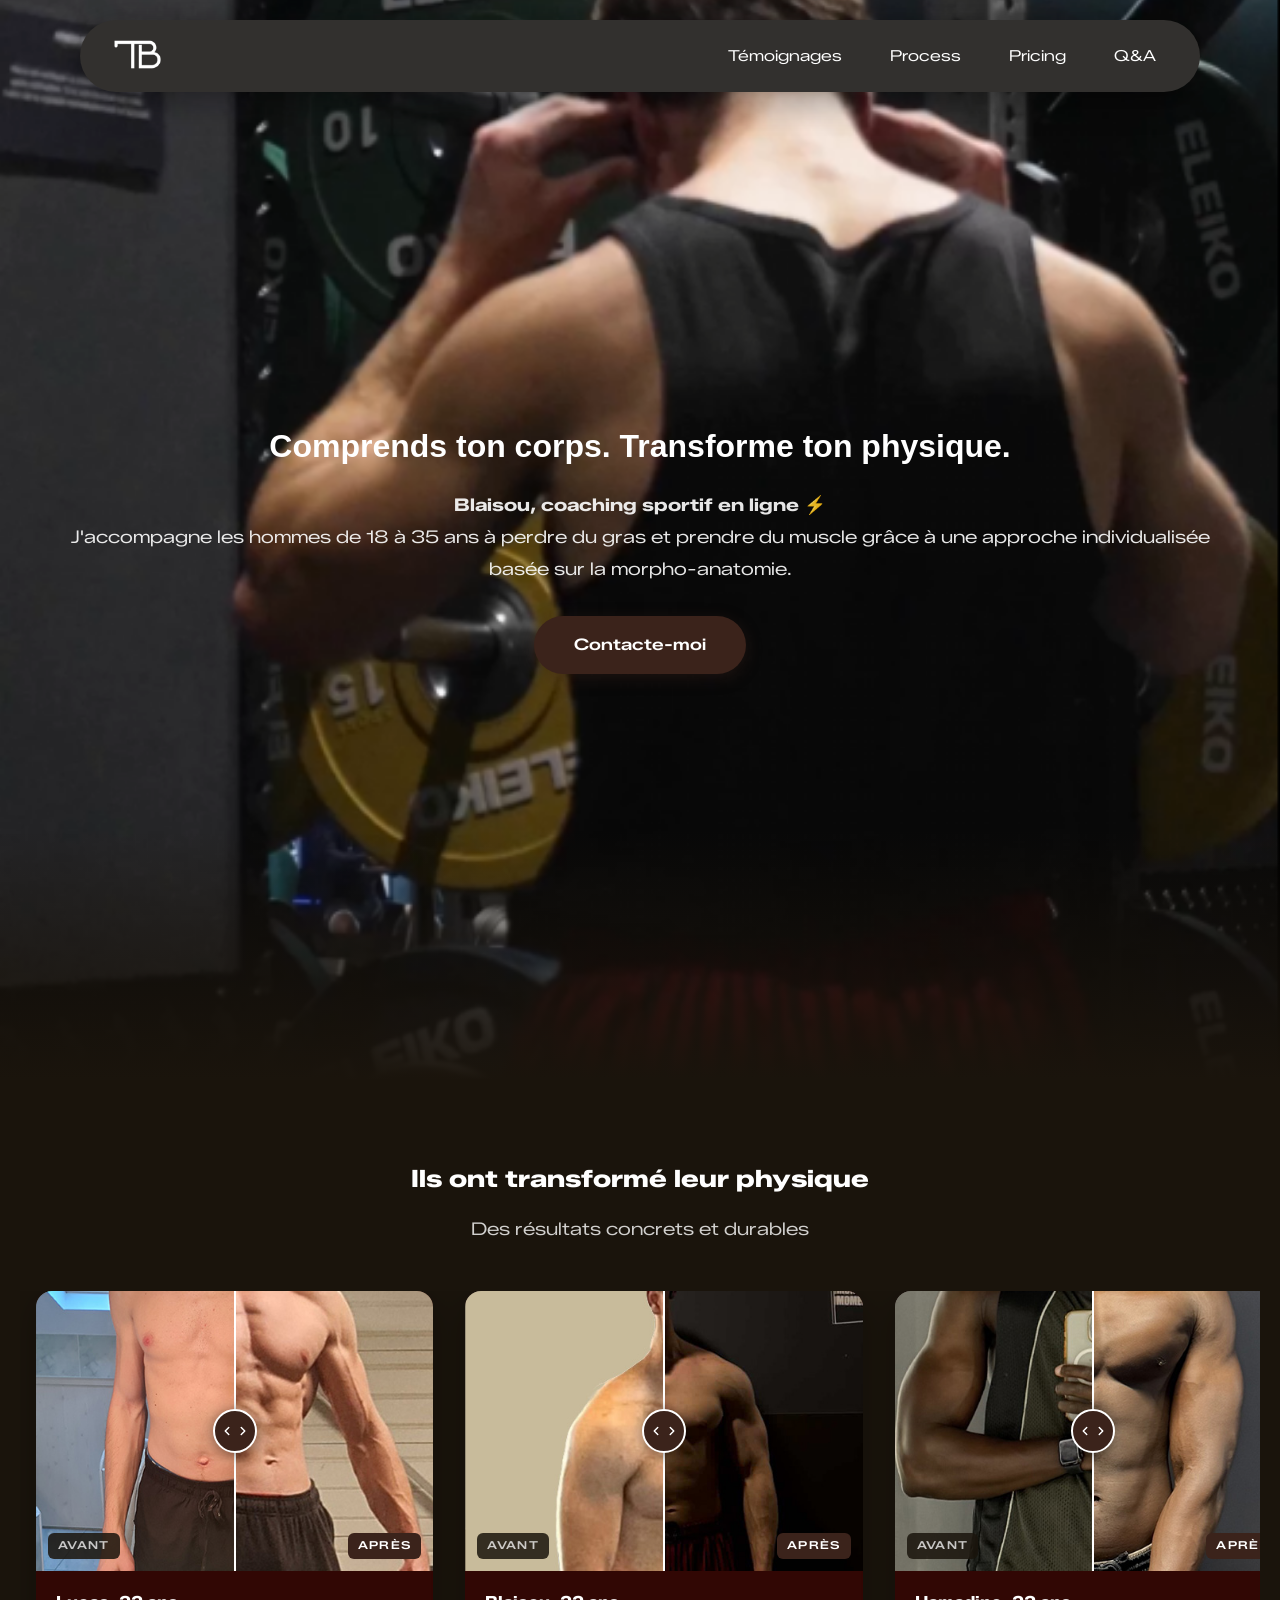
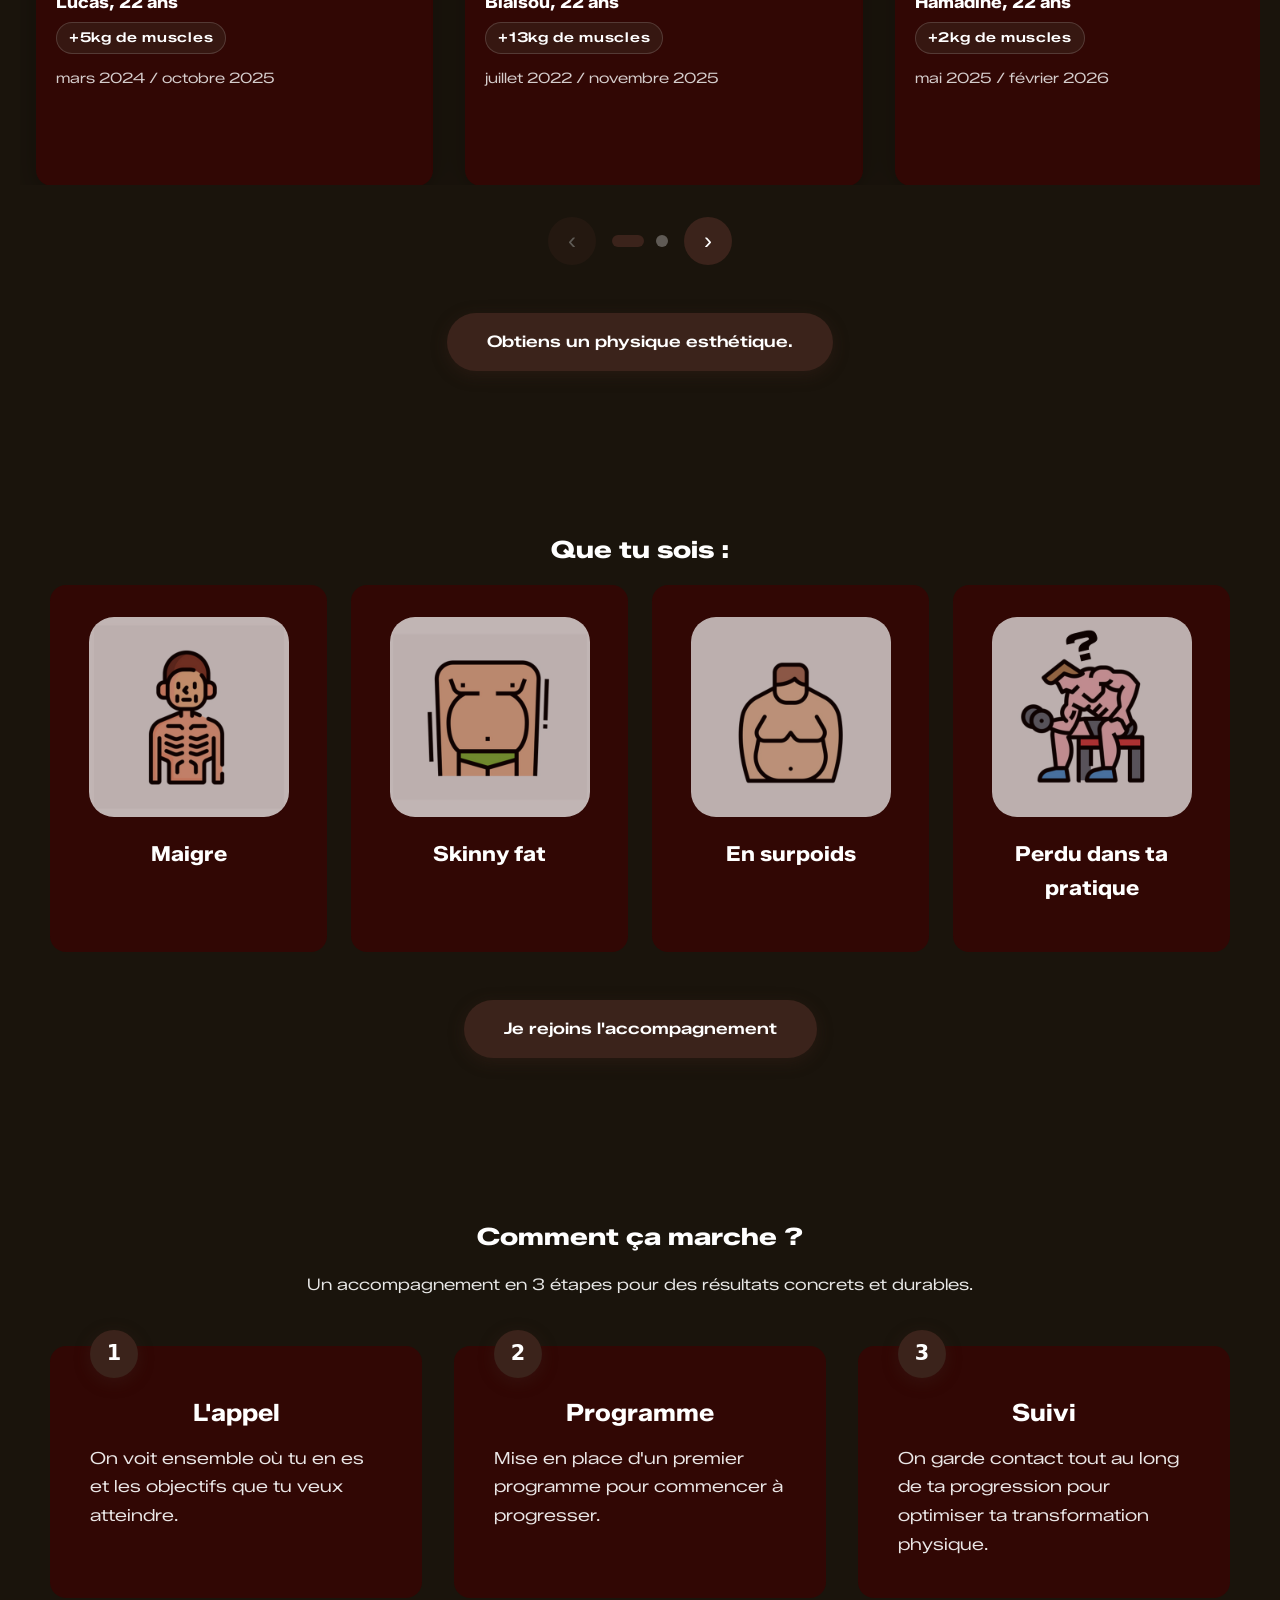
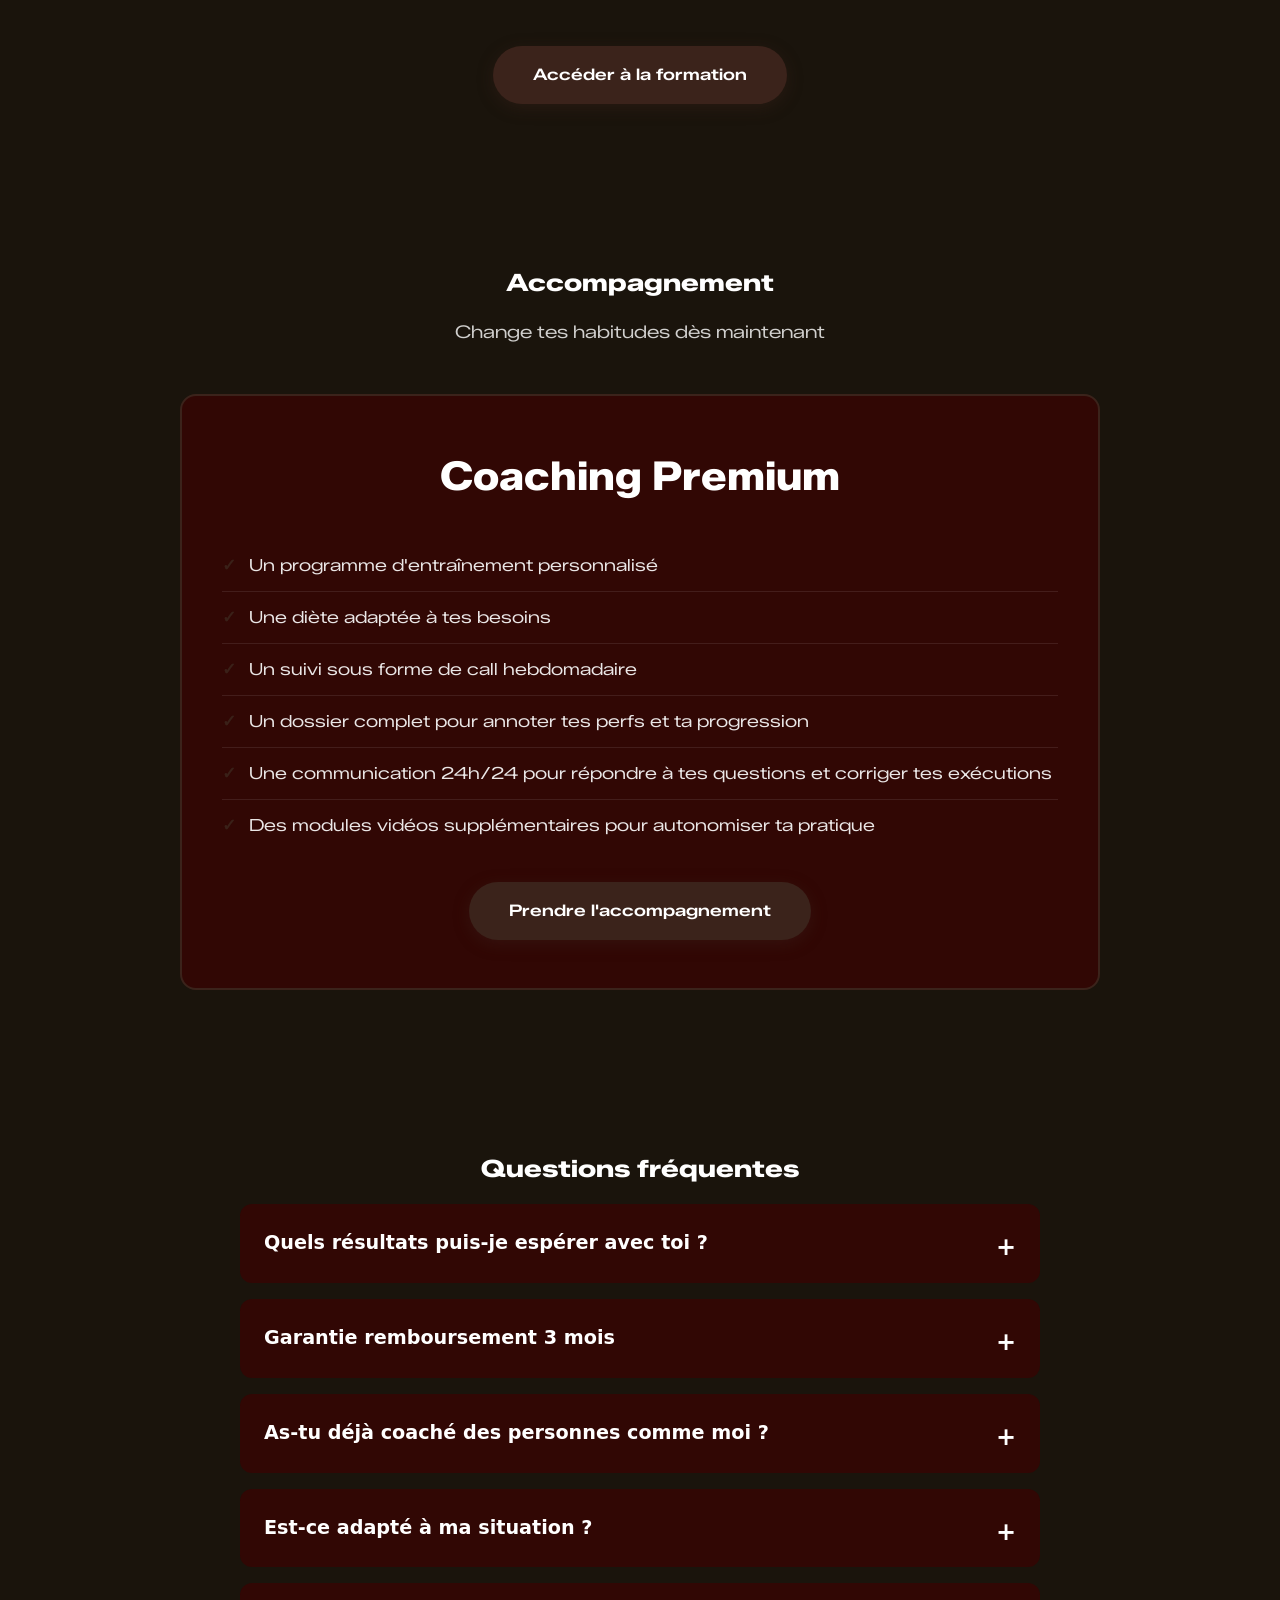
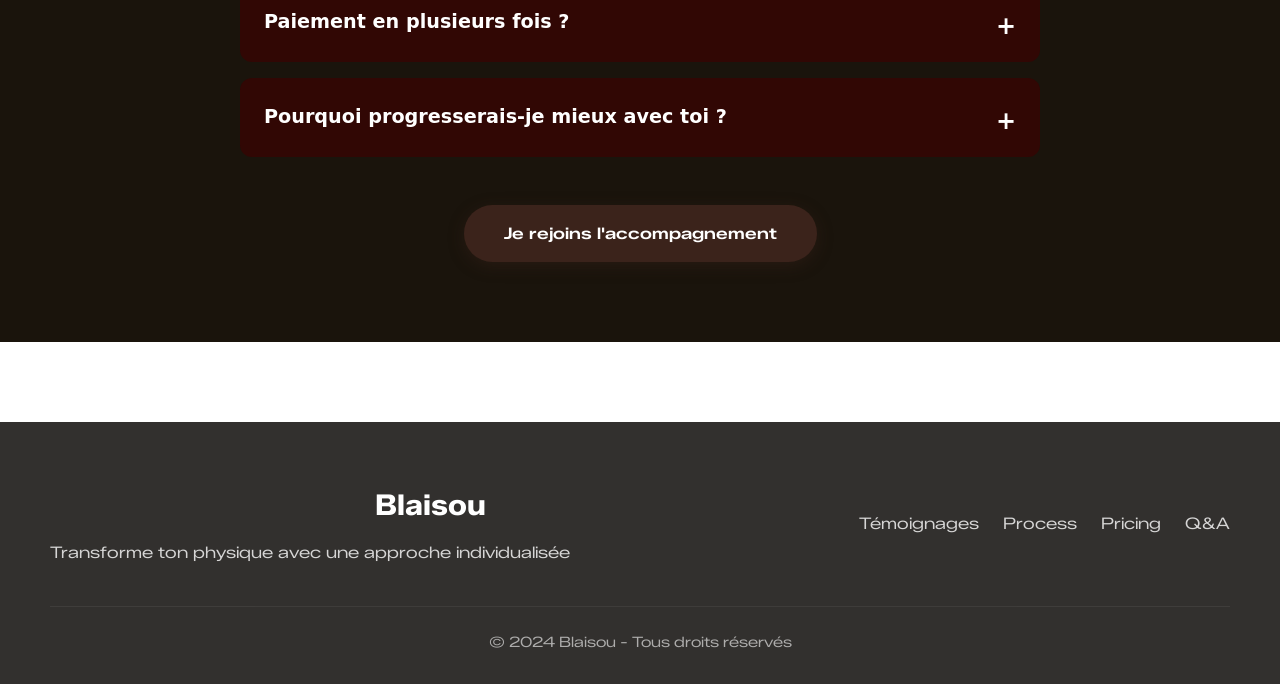
<file: index.html>
<!DOCTYPE html>
<html lang="fr">
  <head>
    <meta charset="UTF-8" />
    <meta name="viewport" content="width=device-width, initial-scale=1.0" />
    <title>Blaisou - Coaching Sportif en Ligne</title>
    <link rel="preconnect" href="https://fonts.googleapis.com" />
    <link rel="preconnect" href="https://fonts.gstatic.com" crossorigin />
    <link
      href="https://fonts.googleapis.com/css2?family=Zalando+Sans+Expanded:ital,wght@0,200..900;1,200..900&family=Zalando+Sans+SemiExpanded:ital,wght@0,200..900;1,200..900&display=swap"
      rel="stylesheet"
    />
    <link
      href="https://fonts.cdnfonts.com/css/akira-expanded"
      rel="stylesheet"
    />

    <link rel="stylesheet" href="./style.css" />
  </head>
  <body>
    <!-- NAVBAR -->
    <nav class="navbar" role="navigation" aria-label="Navigation principale">
      <div class="navbar-overlay" id="navbarOverlay"></div>
      <div class="navbar-content">
        <a href="#" class="navbar-logo" aria-label="Blaisou - Accueil"
          ><img src="./Element_blaisou/img_blaisou/Logo_b.png" alt="logo"
        /></a>

        <button
          class="navbar-toggle"
          id="navbarToggle"
          aria-label="Menu"
          aria-expanded="false"
        >
          <span></span>
          <span></span>
          <span></span>
        </button>

        <div class="navbar-links" id="navbarLinks">
          <a href="#temoignages">Témoignages</a>
          <a href="#process">Process</a>
          <a href="#pricing">Pricing</a>
          <a href="#qa">Q&A</a>
        </div>
      </div>
    </nav>
    <main>
      <!-- HERO SECTION -->
      <section class="hero">
        <video
          autoplay
          loop
          muted
          playsinline
          class="hero-video"
          poster="./Element_blaisou/img_blaisou/Tom.png"
        >
          <source src="./Element_blaisou/Vidéo/Tom.mp4" type="video/mp4" />
        </video>
        <div class="container">
          <div class="hero-content">
            <div class="hero-text">
              <h1>Comprends ton corps. Transforme ton physique.</h1>
              <p class="subtitle">
                <strong>Blaisou, coaching sportif en ligne ⚡</strong><br />
                J'accompagne les hommes de 18 à 35 ans à perdre du gras et
                prendre du muscle grâce à une approche individualisée basée sur
                la morpho-anatomie.
              </p>
              <a href="https://calendly.com/tomblaise/30min" class="btn-primary"
                >Contacte-moi</a
              >
            </div>
            <div class="hero-image"></div>
          </div>
        </div>
      </section>

      <!-- TESTIMONIALS SECTION -->
      <section id="temoignages">
        <div class="container-1">
          <h2 class="section-title">Ils ont transformé leur physique</h2>
          <p class="section-subtitle">Des résultats concrets et durables</p>

          <div class="testimonials-wrapper">
            <div
              class="testimonials-carousel"
              role="region"
              aria-label="Témoignages clients"
            >
              <div class="testimonials-track" id="testimonialsTrack">
                <!-- Testimonial 1 — Lucas -->
                <article class="testimonial-card">
                  <div class="ba-wrap" data-pct="50">
                    <img
                      class="ba-img ba-before"
                      src="./Element_blaisou/img_temoignage/Lucas-AP.jpg"
                      alt="Lucas avant"
                    />
                    <img
                      class="ba-img ba-after"
                      src="./Element_blaisou/img_temoignage/Lucas-AV.jpg"
                      alt="Lucas après"
                    />
                    <div class="ba-divider"></div>
                    <div class="ba-handle">
                      <svg
                        viewBox="0 0 24 24"
                        fill="none"
                        stroke="currentColor"
                        stroke-width="2.5"
                        stroke-linecap="round"
                        stroke-linejoin="round"
                      >
                        <polyline points="15 18 9 12 15 6"></polyline>
                      </svg>
                      <svg
                        viewBox="0 0 24 24"
                        fill="none"
                        stroke="currentColor"
                        stroke-width="2.5"
                        stroke-linecap="round"
                        stroke-linejoin="round"
                      >
                        <polyline points="9 18 15 12 9 6"></polyline>
                      </svg>
                    </div>
                    <span class="ba-label ba-label--before">Avant</span>
                    <span class="ba-label ba-label--after">Après</span>
                  </div>
                  <div class="card-body">
                    <p class="testimonial-author">Lucas, 22 ans</p>
                    <p class="testimonial-result">+5kg de muscles</p>
                    <p class="testimonial-text">mars 2024 / octobre 2025</p>
                  </div>
                </article>

                <!-- Testimonial 2 — Blaisou -->
                <article class="testimonial-card">
                  <div class="ba-wrap" data-pct="50">
                    <img
                      class="ba-img ba-before"
                      src="./Element_blaisou/img_temoignage/Blaisou-APRES.JPG"
                      alt="Blaisou avant"
                    />
                    <img
                      class="ba-img ba-after"
                      src="./Element_blaisou/img_temoignage/Blaisou-AVANT.JPG"
                      alt="Blaisou après"
                    />
                    <div class="ba-divider"></div>
                    <div class="ba-handle">
                      <svg
                        viewBox="0 0 24 24"
                        fill="none"
                        stroke="currentColor"
                        stroke-width="2.5"
                        stroke-linecap="round"
                        stroke-linejoin="round"
                      >
                        <polyline points="15 18 9 12 15 6"></polyline>
                      </svg>
                      <svg
                        viewBox="0 0 24 24"
                        fill="none"
                        stroke="currentColor"
                        stroke-width="2.5"
                        stroke-linecap="round"
                        stroke-linejoin="round"
                      >
                        <polyline points="9 18 15 12 9 6"></polyline>
                      </svg>
                    </div>
                    <span class="ba-label ba-label--before">Avant</span>
                    <span class="ba-label ba-label--after">Après</span>
                  </div>
                  <div class="card-body">
                    <p class="testimonial-author">Blaisou, 22 ans</p>
                    <p class="testimonial-result">+13kg de muscles</p>
                    <p class="testimonial-text">juillet 2022 / novembre 2025</p>
                  </div>
                </article>

                <!-- Testimonial 3 — Hamadine -->
                <article class="testimonial-card">
                  <div class="ba-wrap" data-pct="50">
                    <img
                      class="ba-img ba-before"
                      src="./Element_blaisou/img_temoignage/Hamadine-AP.jpg"
                      alt="Hamadine avant"
                    />
                    <img
                      class="ba-img ba-after"
                      src="./Element_blaisou/img_temoignage/Hamadine-AV.jpg"
                      alt="Hamadine après"
                    />
                    <div class="ba-divider"></div>
                    <div class="ba-handle">
                      <svg
                        viewBox="0 0 24 24"
                        fill="none"
                        stroke="currentColor"
                        stroke-width="2.5"
                        stroke-linecap="round"
                        stroke-linejoin="round"
                      >
                        <polyline points="15 18 9 12 15 6"></polyline>
                      </svg>
                      <svg
                        viewBox="0 0 24 24"
                        fill="none"
                        stroke="currentColor"
                        stroke-width="2.5"
                        stroke-linecap="round"
                        stroke-linejoin="round"
                      >
                        <polyline points="9 18 15 12 9 6"></polyline>
                      </svg>
                    </div>
                    <span class="ba-label ba-label--before">Avant</span>
                    <span class="ba-label ba-label--after">Après</span>
                  </div>
                  <div class="card-body">
                    <p class="testimonial-author">Hamadine, 22 ans</p>
                    <p class="testimonial-result">+2kg de muscles</p>
                    <p class="testimonial-text">mai 2025 / février 2026</p>
                  </div>
                </article>

                <!-- Testimonial 4 — Enzo -->
                <article class="testimonial-card">
                  <div class="ba-wrap" data-pct="50">
                    <img
                      class="ba-img ba-before"
                      src="./Element_blaisou/img_temoignage/Enzo-AP.JPG"
                      alt="Enzo avant"
                    />
                    <img
                      class="ba-img ba-after"
                      src="./Element_blaisou/img_temoignage/Enzo-AV.PNG"
                      alt="Enzo après"
                    />
                    <div class="ba-divider"></div>
                    <div class="ba-handle">
                      <svg
                        viewBox="0 0 24 24"
                        fill="none"
                        stroke="currentColor"
                        stroke-width="2.5"
                        stroke-linecap="round"
                        stroke-linejoin="round"
                      >
                        <polyline points="15 18 9 12 15 6"></polyline>
                      </svg>
                      <svg
                        viewBox="0 0 24 24"
                        fill="none"
                        stroke="currentColor"
                        stroke-width="2.5"
                        stroke-linecap="round"
                        stroke-linejoin="round"
                      >
                        <polyline points="9 18 15 12 9 6"></polyline>
                      </svg>
                    </div>
                    <span class="ba-label ba-label--before">Avant</span>
                    <span class="ba-label ba-label--after">Après</span>
                  </div>
                  <div class="card-body">
                    <p class="testimonial-author">Enzo, 18 ans</p>
                    <p class="testimonial-result">-13kg en 6 mois</p>
                    <p class="testimonial-text">
                      "Je commençais à tomber en dépression, tu m'as remonté le
                      moral comme jamais. L'évolution et le travail sont juste
                      fous, j'en suis entièrement satisfait et reconnaissant."
                    </p>
                  </div>
                </article>

                <!-- Testimonial 5 — Ambroise -->
                <article class="testimonial-card">
                  <div class="ba-wrap" data-pct="50">
                    <img
                      class="ba-img ba-before"
                      src="./Element_blaisou/img_temoignage/ambroise-AP.PNG"
                      alt="Ambroise avant"
                    />
                    <img
                      class="ba-img ba-after"
                      src="./Element_blaisou/img_temoignage/ambroise-AV.jpg"
                      alt="Ambroise après"
                    />
                    <div class="ba-divider"></div>
                    <div class="ba-handle">
                      <svg
                        viewBox="0 0 24 24"
                        fill="none"
                        stroke="currentColor"
                        stroke-width="2.5"
                        stroke-linecap="round"
                        stroke-linejoin="round"
                      >
                        <polyline points="15 18 9 12 15 6"></polyline>
                      </svg>
                      <svg
                        viewBox="0 0 24 24"
                        fill="none"
                        stroke="currentColor"
                        stroke-width="2.5"
                        stroke-linecap="round"
                        stroke-linejoin="round"
                      >
                        <polyline points="9 18 15 12 9 6"></polyline>
                      </svg>
                    </div>
                    <span class="ba-label ba-label--before">Avant</span>
                    <span class="ba-label ba-label--after">Après</span>
                  </div>
                  <div class="card-body">
                    <p class="testimonial-author">Ambroise, 24 ans</p>
                    <p class="testimonial-result">+8kg en 2 mois</p>
                    <p class="testimonial-text"></p>
                  </div>
                </article>

                <!-- Testimonial 6 — Yas -->
                <article class="testimonial-card">
                  <div class="ba-wrap" data-pct="50">
                    <img
                      class="ba-img ba-before"
                      src="./Element_blaisou/img_temoignage/Yas-AP.jpg"
                      alt="Yas avant"
                    />
                    <img
                      class="ba-img ba-after"
                      src="./Element_blaisou/img_temoignage/Yas-AV.jpg"
                      alt="Yas après"
                    />
                    <div class="ba-divider"></div>
                    <div class="ba-handle">
                      <svg
                        viewBox="0 0 24 24"
                        fill="none"
                        stroke="currentColor"
                        stroke-width="2.5"
                        stroke-linecap="round"
                        stroke-linejoin="round"
                      >
                        <polyline points="15 18 9 12 15 6"></polyline>
                      </svg>
                      <svg
                        viewBox="0 0 24 24"
                        fill="none"
                        stroke="currentColor"
                        stroke-width="2.5"
                        stroke-linecap="round"
                        stroke-linejoin="round"
                      >
                        <polyline points="9 18 15 12 9 6"></polyline>
                      </svg>
                    </div>
                    <span class="ba-label ba-label--before">Avant</span>
                    <span class="ba-label ba-label--after">Après</span>
                  </div>
                  <div class="card-body">
                    <p class="testimonial-author">Yas, 25 ans</p>
                    <p class="testimonial-result">-20kg de gras</p>
                    <p class="testimonial-text">
                      "Ma transformation était inenvisageable il y a encore 1
                      an. Aujourd'hui je me suis enfin réapproprié mon corps."
                    </p>
                  </div>
                </article>
              </div>
              <!-- /track -->
            </div>

            <!-- Contrôles du carrousel -->
            <div class="carousel-controls">
              <button
                class="carousel-btn"
                id="prevBtn"
                aria-label="Témoignage précédent"
              >
                ‹
              </button>
              <div class="carousel-dots" id="carouselDots"></div>
              <button
                class="carousel-btn"
                id="nextBtn"
                aria-label="Témoignage suivant"
              >
                ›
              </button>
            </div>
          </div>

          <div class="testimonials-cta">
            <a href="https://calendly.com/tomblaise/30min" class="btn-primary"
              >Obtiens un physique esthétique.</a
            >
          </div>
        </div>
      </section>

      <!-- TARGET SECTION -->
      <section>
        <div class="container">
          <h2 class="section-title">Que tu sois :</h2>

          <div class="target-grid">
            <article class="target-card">
              <div class="img-placeholder">
                <img
                  src="./Element_blaisou/img_blaisou/Picto/Maigre.jpg"
                  alt="Musclé mais gras"
                />
              </div>
              <h3>Maigre</h3>
            </article>

            <article class="target-card">
              <div class="img-placeholder">
                <img
                  src="./Element_blaisou/img_blaisou/Picto/Muscle_gras.jpg"
                  alt="Maigre et mal dans ta peau"
                />
              </div>
              <h3>Skinny fat</h3>
            </article>

            <article class="target-card">
              <div class="img-placeholder">
                <img
                  src="./Element_blaisou/img_blaisou/Picto/Surpoids.jpg"
                  alt="En surpoids"
                />
              </div>
              <h3>En surpoids</h3>
            </article>

            <article class="target-card">
              <div class="img-placeholder">
                <img
                  src="./Element_blaisou/img_blaisou/Picto/Perdu.jpg"
                  alt="Perdu dans ta pratique"
                />
              </div>
              <h3>Perdu dans ta pratique</h3>
            </article>
          </div>

          <div class="target-cta">
            <a href="https://calendly.com/tomblaise/30min" class="btn-primary"
              >Je rejoins l'accompagnement</a
            >
          </div>
        </div>
      </section>

      <!-- PROCESS SECTION -->
      <section id="process">
        <div class="container">
          <h2 class="section-title">Comment ça marche ?</h2>
          <p class="process-intro">
            Un accompagnement en 3 étapes pour des résultats concrets et
            durables.
          </p>

          <div class="process-steps">
            <article class="process-step" data-step="1">
              <h3>L'appel</h3>
              <p>
                On voit ensemble où tu en es et les objectifs que tu veux
                atteindre.
              </p>
            </article>
            <article class="process-step" data-step="2">
              <h3>Programme</h3>
              <p>
                Mise en place d'un premier programme pour commencer à
                progresser.
              </p>
            </article>
            <article class="process-step" data-step="3">
              <h3>Suivi</h3>
              <p>
                On garde contact tout au long de ta progression pour optimiser
                ta transformation physique.
              </p>
            </article>
          </div>

          <div class="process-cta">
            <a href="https://calendly.com/tomblaise/30min" class="btn-primary"
              >Accéder à la formation</a
            >
          </div>
        </div>
      </section>

      <!-- PRICING SECTION -->
      <section id="pricing">
        <div class="container">
          <h2 class="section-title">Accompagnement</h2>
          <p class="section-subtitle">Change tes habitudes dès maintenant</p>

          <div class="pricing-grid">
            <article class="pricing-card active">
              <div class="pricing-price"><h3>Coaching Premium</h3></div>
              <ul class="pricing-features">
                <li>Un programme d'entraînement personnalisé</li>
                <li>Une diète adaptée à tes besoins</li>
                <li>Un suivi sous forme de call hebdomadaire</li>
                <li>
                  Un dossier complet pour annoter tes perfs et ta progression
                </li>
                <li>
                  Une communication 24h/24 pour répondre à tes questions et
                  corriger tes exécutions
                </li>
                <li>
                  Des modules vidéos supplémentaires pour autonomiser ta
                  pratique
                </li>
              </ul>
              <a href="https://calendly.com/tomblaise/30min" class="btn-primary"
                >Prendre l'accompagnement</a
              >
            </article>
          </div>
        </div>
      </section>

      <!-- Q&A SECTION -->
      <section id="qa">
        <div class="container">
          <h2 class="section-title">Questions fréquentes</h2>

          <div class="qa-list">
            <details>
              <summary>Quels résultats puis-je espérer avec toi ?</summary>
              <div class="qa-answer">
                <div class="qa-answer-inner">
                  <p>
                    Il n'y a pas de formule magique car cela dépend de chacun,
                    mais si tu t'investis, je te garantis des résultats concrets
                    en quelques semaines seulement.
                  </p>
                </div>
              </div>
            </details>

            <details>
              <summary>Garantie remboursement 3 mois</summary>
              <div class="qa-answer">
                <div class="qa-answer-inner">
                  <p>
                    Il n'y a pas de garantie "remboursé sous 3 mois". Une fois
                    l'accompagnement démarré et les contenus accessibles, aucun
                    remboursement n'est possible, conformément aux CGV.
                  </p>
                </div>
              </div>
            </details>

            <details>
              <summary>As-tu déjà coaché des personnes comme moi ?</summary>
              <div class="qa-answer">
                <div class="qa-answer-inner">
                  <p>
                    Je prends en charge quiconque s'entraînant depuis cinq ans
                    ou moins. Débutant, intermédiaire ou simplement perdu dans
                    ta pratique, tu es le bienvenu !
                  </p>
                </div>
              </div>
            </details>

            <details>
              <summary>Est-ce adapté à ma situation ?</summary>
              <div class="qa-answer">
                <div class="qa-answer-inner">
                  <p>
                    L'accompagnement s'adapte à ton emploi du temps, tes
                    contraintes et ton matériel disponible. Que tu t'entraînes
                    en salle ou à domicile, que tu disposes de 3 ou 6 séances
                    par semaine, le programme sera construit pour toi.
                  </p>
                </div>
              </div>
            </details>

            <details>
              <summary>Paiement en plusieurs fois ?</summary>
              <div class="qa-answer">
                <div class="qa-answer-inner">
                  <p>
                    Un paiement en deux temps est prévu : 30 % à la signature,
                    puis le solde au démarrage du programme. D'autres facilités
                    peuvent être envisagées au cas par cas.
                  </p>
                </div>
              </div>
            </details>

            <details>
              <summary>Pourquoi progresserais-je mieux avec toi ?</summary>
              <div class="qa-answer">
                <div class="qa-answer-inner">
                  <p>
                    Mon approche combine formation médicale (médecine et
                    kinésithérapie) et expérience terrain. Je ne te donne pas un
                    programme générique, mais une méthode adaptée à ta
                    morphologie unique.
                  </p>
                </div>
              </div>
            </details>
          </div>

          <div class="qa-cta">
            <a href="https://calendly.com/tomblaise/30min" class="btn-primary"
              >Je rejoins l'accompagnement</a
            >
          </div>
        </div>
      </section>
    </main>

    <!-- FOOTER -->
    <footer>
      <div class="container">
        <div class="footer-content">
          <div class="footer-brand">
            <h3>Blaisou</h3>
            <p>Transforme ton physique avec une approche individualisée</p>
          </div>
          <nav class="footer-links" aria-label="Navigation secondaire">
            <a href="#temoignages">Témoignages</a>
            <a href="#process">Process</a>
            <a href="#pricing">Pricing</a>
            <a href="#qa">Q&A</a>
          </nav>
        </div>
        <div class="footer-bottom">
          <p>&copy; 2024 Blaisou - Tous droits réservés</p>
        </div>
      </div>
    </footer>

    <script src="./app.js" defer></script>
  </body>
</html>
</file>
<file: style.css>
/* ===== RESET & BASE ===== */
* {
  margin: 0;
  padding: 0;
  box-sizing: border-box;
}

html,
body {
  overflow-x: hidden;
  max-width: 100%;
}
html {
  scroll-behavior: smooth;
}

body {
  font-family: system-ui, -apple-system, BlinkMacSystemFont, "Segoe UI", Roboto,
    sans-serif;
  background-color: transparent;
  color: #ffffff;
  line-height: 1.6;
  padding-top: 0;
}

h1 {
  font-family: "Akira Expanded", sans-serif;
}
h2,
a,
p {
  font-family: "Zalando Sans Expanded", sans-serif;
}
h3 {
  font-family: "Zalando Sans SemiExpanded", sans-serif;
  font-size: 2.5rem;
  font-weight: 800;
  text-align: center;
  margin-bottom: 16px;
}

main > section:not(.hero),
footer {
  background-color: #1a140c;
  position: relative;
}

.container {
  max-width: 1200px;
  margin: 0 auto;
  padding: 0 10px;
}

.container-1 {
  max-width: 1920px;
  margin: 0 auto;
  padding: 0 20px;
}

/* ===== NAVBAR ===== */
.navbar {
  position: sticky;
  top: 20px;
  z-index: 1000;
  max-width: 1160px;
  padding: 0 20px;
  margin: auto;
}

.navbar-content {
  background-color: #32302e;
  border-radius: 50px;
  padding: 16px 32px;
  display: flex;
  justify-content: space-between;
  align-items: center;
  box-shadow: 0 8px 32px rgba(0, 0, 0, 0.4);
}

.navbar-logo img {
  max-height: 33px;
  max-width: 150px;
}

.navbar-logo {
  font-size: 0.5rem;
  font-weight: 700;
  color: #ffffff;
  text-decoration: none;
}

.navbar-toggle {
  display: none;
  flex-direction: column;
  gap: 5px;
  background: none;
  border: none;
  cursor: pointer;
  padding: 8px;
  z-index: 1001;
}

.navbar-toggle span {
  width: 25px;
  height: 3px;
  background-color: #ffffff;
  border-radius: 3px;
  transition: all 0.3s ease;
}

.navbar-toggle.active span:nth-child(1) {
  transform: rotate(45deg) translate(7px, 7px);
}
.navbar-toggle.active span:nth-child(2) {
  opacity: 0;
}
.navbar-toggle.active span:nth-child(3) {
  transform: rotate(-45deg) translate(7px, -7px);
}

.navbar-links {
  display: flex;
  gap: 24px;
  flex-wrap: wrap;
  align-items: center;
}

.navbar-links a {
  color: #ffffff;
  text-decoration: none;
  font-size: 0.95rem;
  transition: opacity 0.3s ease;
  padding: 8px 12px;
  border-radius: 8px;
}

.navbar-links a:hover {
  opacity: 0.7;
}
.navbar-links a:focus {
  outline: 2px solid #ffffff;
  outline-offset: 2px;
}

@media (max-width: 767px) {
  .navbar {
    max-width: 100%;
    padding: 0 12px;
  }
  .navbar-toggle {
    display: flex;
  }

  .navbar-links {
    position: fixed;
    top: 0;
    right: -100%;
    width: 70%;
    max-width: 300px;
    height: 100vh;
    background-color: #32302e;
    flex-direction: column;
    justify-content: center;
    align-items: center;
    gap: 32px;
    transition: right 0.4s ease;
    box-shadow: -4px 0 20px rgba(0, 0, 0, 0.5);
    z-index: 1001;
  }

  .navbar-links.active {
    right: 0;
  }
  .navbar-links a {
    font-size: 1.2rem;
    padding: 12px 24px;
    position: relative;
    z-index: 1002;
  }

  .navbar-overlay {
    position: fixed;
    top: 0;
    left: 0;
    width: 100%;
    height: 100vh;
    background-color: rgba(0, 0, 0, 0.7);
    opacity: 0;
    visibility: hidden;
    transition: opacity 0.4s ease, visibility 0.4s ease;
    z-index: 999;
  }

  .navbar-overlay.active {
    opacity: 1;
    visibility: visible;
  }
}

/* ===== HERO ===== */
.hero {
  position: relative;
  overflow: hidden;
  min-height: 80vh;
  display: flex;
  align-items: center;
  padding: 100px 0 80px;
  margin-top: -72px;
}

.hero-video {
  position: absolute;
  top: 0;
  left: 0;
  width: 100%;
  height: 100%;
  object-fit: cover;
  z-index: -2;
}

.hero::before {
  content: "";
  height: 100vh;
  z-index: -1;
}

.hero::after {
  content: "";
  position: absolute;
  bottom: 0;
  left: 0;
  width: 100%;
  height: 250px;
  background: linear-gradient(to bottom, transparent 0%, #1a140c 100%);
  z-index: 0;
}

.hero-content {
  display: grid;
  align-items: center;
}

.hero-text {
  text-align: center;
  margin: 0 auto;
}

.hero-text h1 {
  font-size: 2.5rem;
  font-weight: 800;
  line-height: 1.2;
  margin-bottom: 24px;
}

.hero-text .subtitle {
  font-size: 1.1rem;
  line-height: 1.8;
  margin-bottom: 32px;
  opacity: 0.9;
}

.hero-image {
  position: relative;
  display: flex;
  align-items: center;
  justify-content: center;
}

.hero-image img {
  width: 100%;
  max-width: 250px;
  border-radius: 50px;
  height: 450px;
  object-fit: contain;
  filter: drop-shadow(0 20px 60px rgba(0, 0, 0, 0.5));
}

/* ===== BUTTONS ===== */
.btn-primary {
  display: inline-block;
  background-color: #3b231b;
  color: #ffffff;
  padding: 16px 40px;
  border-radius: 50px;
  text-decoration: none;
  font-weight: 600;
  font-size: 1rem;
  transition: transform 0.3s ease, box-shadow 0.3s ease;
  border: none;
  cursor: pointer;
  box-shadow: 0 4px 16px rgba(59, 35, 27, 0.4);
}

.btn-primary:hover {
  transform: translateY(-2px);
  box-shadow: 0 6px 24px rgba(59, 35, 27, 0.6);
}
.btn-primary:focus {
  outline: 2px solid #ffffff;
  outline-offset: 2px;
}
.btn-primary:disabled {
  opacity: 0.5;
  cursor: not-allowed;
}

/* ===== SECTIONS ===== */
section {
  padding: 80px 0;
}

.img-placeholder {
  border-radius: 16px;
  display: flex;
  align-items: center;
  justify-content: center;
  font-size: 1rem;
  opacity: 0.7;
  max-width: 300px;
}

.section-title {
  font-size: 2.5rem;
  font-weight: 800;
  text-align: center;
  margin-bottom: 16px;
}

.section-subtitle {
  text-align: center;
  font-size: 1.1rem;
  opacity: 0.8;
  margin-bottom: 48px;
}

/* ===== TESTIMONIALS ===== */
.testimonials-wrapper {
  position: relative;
  max-width: 1920px;
  margin: 0 auto;
}

.testimonials-carousel {
  overflow: hidden;
  max-width: 100vw;
}

.testimonials-track {
  display: flex;
  gap: -19px;
  transition: transform 0.5s ease;
  will-change: transform;
}

/* ── TESTIMONIAL CARD ── */
.testimonial-card {
  background-color: #310704;
  border-radius: 16px;
  overflow: hidden;
  box-shadow: 0 8px 32px rgba(0, 0, 0, 0.3);
  flex: 0 0 calc(33.333% - 16px);
  transition: transform 0.3s ease, box-shadow 0.3s ease;
}

.testimonial-card:hover {
  transform: translateY(-6px);
  box-shadow: 0 20px 48px rgba(0, 0, 0, 0.5);
}

/* ── BEFORE / AFTER SLIDER ── */
.ba-wrap {
  position: relative;
  width: 100%;
  height: 280px;
  overflow: hidden;
  cursor: ew-resize;
  user-select: none;
  touch-action: none;
}

.ba-img {
  position: absolute;
  inset: 0;
  width: 100%;
  height: 100%;
  object-fit: cover;
  pointer-events: none;
  display: block;
}

.ba-after {
  clip-path: inset(0 50% 0 0);
}

.ba-divider {
  position: absolute;
  top: 0;
  bottom: 0;
  left: 50%;
  width: 2px;
  background: #ffffff;
  transform: translateX(-50%);
  pointer-events: none;
}

.ba-handle {
  position: absolute;
  top: 50%;
  left: 50%;
  transform: translate(-50%, -50%);
  width: 44px;
  height: 44px;
  border-radius: 50%;
  background: #3b231b;
  border: 2px solid #ffffff;
  display: flex;
  align-items: center;
  justify-content: center;
  gap: 2px;
  cursor: ew-resize;
  box-shadow: 0 2px 16px rgba(0, 0, 0, 0.5);
}

.ba-handle svg {
  width: 14px;
  height: 14px;
  stroke: #ffffff;
  flex-shrink: 0;
}

.ba-label {
  position: absolute;
  bottom: 12px;
  font-size: 11px;
  letter-spacing: 0.12em;
  text-transform: uppercase;
  padding: 4px 10px;
  border-radius: 6px;
  font-weight: 600;
  pointer-events: none;
  font-family: "Zalando Sans Expanded", sans-serif;
}

.ba-label--before {
  left: 12px;
  background: rgba(26, 20, 12, 0.85);
  color: rgba(255, 255, 255, 0.75);
}

.ba-label--after {
  right: 12px;
  background: #3b231b;
  color: #ffffff;
}

/* ── CARD BODY ── */
.card-body {
  padding: 18px 20px 22px;
}

.testimonial-author {
  font-family: "Zalando Sans SemiExpanded", sans-serif;
  font-size: 1.05rem;
  font-weight: 700;
  margin-bottom: 6px;
  color: #ffffff;
  opacity: 1;
}

.testimonial-result {
  display: inline-block;
  background: rgba(59, 35, 27, 0.6);
  border: 1px solid rgba(255, 255, 255, 0.15);
  color: #ffffff;
  font-size: 0.85rem;
  font-weight: 600;
  padding: 4px 12px;
  border-radius: 20px;
  margin-bottom: 12px;
  letter-spacing: 0.05em;
}

.testimonial-text {
  font-size: 0.9rem;
  line-height: 1.7;
  opacity: 0.8;
  color: #ffffff;
}

/* ── CAROUSEL CONTROLS ── */
.carousel-controls {
  display: flex;
  justify-content: center;
  align-items: center;
  gap: 16px;
  margin-top: 32px;
}

.carousel-btn {
  background-color: #3b231b;
  color: #ffffff;
  border: none;
  width: 48px;
  height: 48px;
  border-radius: 50%;
  font-size: 1.5rem;
  cursor: pointer;
  transition: all 0.3s ease;
  display: flex;
  align-items: center;
  justify-content: center;
}

.carousel-btn:hover {
  background-color: #4d2e23;
  transform: scale(1.1);
}
.carousel-btn:focus {
  outline: 2px solid #ffffff;
  outline-offset: 2px;
}
.carousel-btn:disabled {
  opacity: 0.3;
  cursor: not-allowed;
}

.carousel-dots {
  display: flex;
  gap: 12px;
}

.carousel-dot {
  width: 12px;
  height: 12px;
  border-radius: 50%;
  background-color: rgba(255, 255, 255, 0.3);
  border: none;
  cursor: pointer;
  transition: all 0.3s ease;
}

.carousel-dot.active {
  background-color: #3b231b;
  width: 32px;
  border-radius: 6px;
}

.carousel-dot:hover {
  background-color: rgba(255, 255, 255, 0.5);
}
.carousel-dot:focus {
  outline: 2px solid #ffffff;
  outline-offset: 2px;
  border-radius: 4px;
}

.testimonials-cta {
  text-align: center;
  margin-top: 48px;
}

/* ===== TARGET SECTION ===== */
.target-grid {
  display: grid;
  grid-template-columns: 1fr;
  gap: 24px;
  margin-bottom: 48px;
}

.target-card {
  background-color: #310704;
  border-radius: 16px;
  padding: 32px;
  text-align: center;
  transition: transform 0.3s ease;
}

.target-card:hover {
  transform: translateY(-4px);
}
.target-card .img-placeholder {
  height: 200px;
  margin-bottom: 20px;
}
.target-card .img-placeholder img {
  max-height: 200px;
  border-radius: 25px;
}
.target-card h3 {
  font-size: 1.3rem;
  font-weight: 700;
}
.target-cta {
  text-align: center;
}

/* ===== PROCESS ===== */
.process-intro {
  text-align: center;
  max-width: 700px;
  margin: 0 auto 48px;
  opacity: 0.9;
}

.process-steps {
  display: grid;
  grid-template-columns: 1fr;
  gap: 32px;
  margin-bottom: 48px;
}

.process-step {
  background-color: #310704;
  border-radius: 16px;
  padding: 40px;
  position: relative;
}

.process-step::before {
  content: attr(data-step);
  position: absolute;
  top: -16px;
  left: 40px;
  background-color: #3b231b;
  color: #ffffff;
  width: 48px;
  height: 48px;
  border-radius: 50%;
  display: flex;
  align-items: center;
  justify-content: center;
  font-size: 1.3rem;
  font-weight: 800;
  box-shadow: 0 4px 16px rgba(59, 35, 27, 0.4);
}

.process-step h3 {
  font-size: 1.5rem;
  font-weight: 700;
  margin-bottom: 12px;
  margin-top: 8px;
}
.process-step p {
  font-size: 1.05rem;
  opacity: 0.9;
  line-height: 1.7;
}
.process-cta {
  text-align: center;
}

/* ===== PRICING ===== */
.pricing-features li {
  font-family: "Zalando Sans Expanded", sans-serif;
}

.pricing-grid {
  /*display: grid;
  grid-template-columns: 1fr;*/
  gap: 32px;
  max-width: 920px;
  margin: 0 auto;
}

.pricing-card {
  background-color: #310704;
  border-radius: 16px;
  padding: 48px 40px;
  text-align: center;
  position: relative;
}

.pricing-card.active {
  border: 2px solid #3b231b;
}

.pricing-price {
  font-size: 3rem;
  font-weight: 800;
  margin-bottom: 32px;
}

.pricing-features {
  list-style: none;
  margin-bottom: 32px;
  text-align: left;
}

.pricing-features li {
  font-size: 1.05rem;
  padding: 12px 0;
  border-bottom: 1px solid rgba(255, 255, 255, 0.1);
  opacity: 0.9;
}

.pricing-features li:last-child {
  border-bottom: none;
}

.pricing-features li::before {
  content: "✓ ";
  color: #3b231b;
  font-weight: 800;
  margin-right: 8px;
}

/* ===== Q&A ===== */
.qa-list {
  max-width: 800px;
  margin: 0 auto 48px;
}

details {
  background-color: #310704;
  border-radius: 12px;
  margin-bottom: 16px;
  padding: 24px;
  cursor: pointer;
  overflow: hidden;
  transition: background-color 0.3s ease;
}

details:hover {
  background-color: #3d0905;
}

summary {
  font-size: 1.2rem;
  font-weight: 700;
  list-style: none;
  cursor: pointer;
  position: relative;
  padding-right: 32px;
  transition: color 0.3s ease;
}

summary::-webkit-details-marker {
  display: none;
}

summary::after {
  content: "+";
  position: absolute;
  right: 0;
  top: 0;
  font-size: 1.5rem;
  font-weight: 800;
  transition: transform 0.3s ease, color 0.3s ease;
}

details[open] summary::after {
  transform: rotate(45deg);
  color: #ffffff;
}
summary:focus {
  outline: 2px solid #ffffff;
  outline-offset: 2px;
  border-radius: 8px;
}

.qa-answer {
  display: grid;
  grid-template-rows: 0fr;
  transition: grid-template-rows 0.4s ease;
  overflow: hidden;
}

details[open] .qa-answer {
  grid-template-rows: 1fr;
}
.qa-answer-inner {
  min-height: 0;
}

.qa-answer p {
  margin-top: 16px;
  font-size: 1.05rem;
  line-height: 1.8;
  opacity: 0.9;
}

.qa-cta {
  text-align: center;
}

/* ===== FOOTER ===== */
footer {
  background-color: #32302e;
  padding: 60px 0 30px;
  margin-top: 80px;
}

.footer-content {
  display: grid;
  grid-template-columns: 1fr;
  gap: 40px;
  margin-bottom: 40px;
}

.footer-brand h3 {
  font-size: 1.8rem;
  font-weight: 700;
  margin-bottom: 12px;
}
.footer-brand p {
  opacity: 0.8;
}

.footer-links {
  display: flex;
  flex-wrap: wrap;
  gap: 24px;
}
.footer-links a {
  color: #ffffff;
  text-decoration: none;
  opacity: 0.8;
  transition: opacity 0.3s ease;
}
.footer-links a:hover {
  opacity: 1;
}
.footer-links a:focus {
  outline: 2px solid #ffffff;
  outline-offset: 2px;
  border-radius: 4px;
}

.footer-bottom {
  text-align: center;
  padding-top: 24px;
  border-top: 1px solid rgba(255, 255, 255, 0.1);
  opacity: 0.6;
  font-size: 0.9rem;
}

/* ===== RESPONSIVE ===== */
@media (max-width: 767px) {
  .testimonial-card {
    flex: 0 0 calc(100% - 32px);
    margin: 0 16px;
  }

  .ba-wrap {
    height: 240px;
  }
}
@media (max-width: 1023px) {
  .testimonial-card {
    flex: 0 0 calc(98% - 32px);
    margin: 0 16px;
  }
}
@media (min-width: 768px) {
  .testimonial-card {
    flex: 0 0 calc(95% - 32px);
    margin: 0 16px;
  }
}

@media (min-width: 350px) {
  .hero-content {
    grid-template-columns: 1fr;
  }
  .hero-text h1 {
    font-size: 2rem;
  }
  .section-title {
    font-size: 1.5rem;
    font-weight: 800;
    text-align: center;
    margin-bottom: 16px;
  }
  .target-grid {
    grid-template-columns: repeat(1, 1fr);
  }
  .process-steps {
    grid-template-columns: 1fr;
  }
  .pricing-grid {
    grid-template-columns: repeat(1, 1fr);
  }
  .footer-content {
    grid-template-columns: 2fr 1fr;
    align-items: center;
  }
  .footer-links {
    justify-content: flex-end;
  }
}

@media (min-width: 1024px) {
  .testimonial-card {
    flex: 0 0 calc(33.333% - 16px);
  }

  .target-grid {
    grid-template-columns: repeat(4, 1fr);
  }
  .process-steps {
    grid-template-columns: repeat(3, 1fr);
  }
}
</file>
